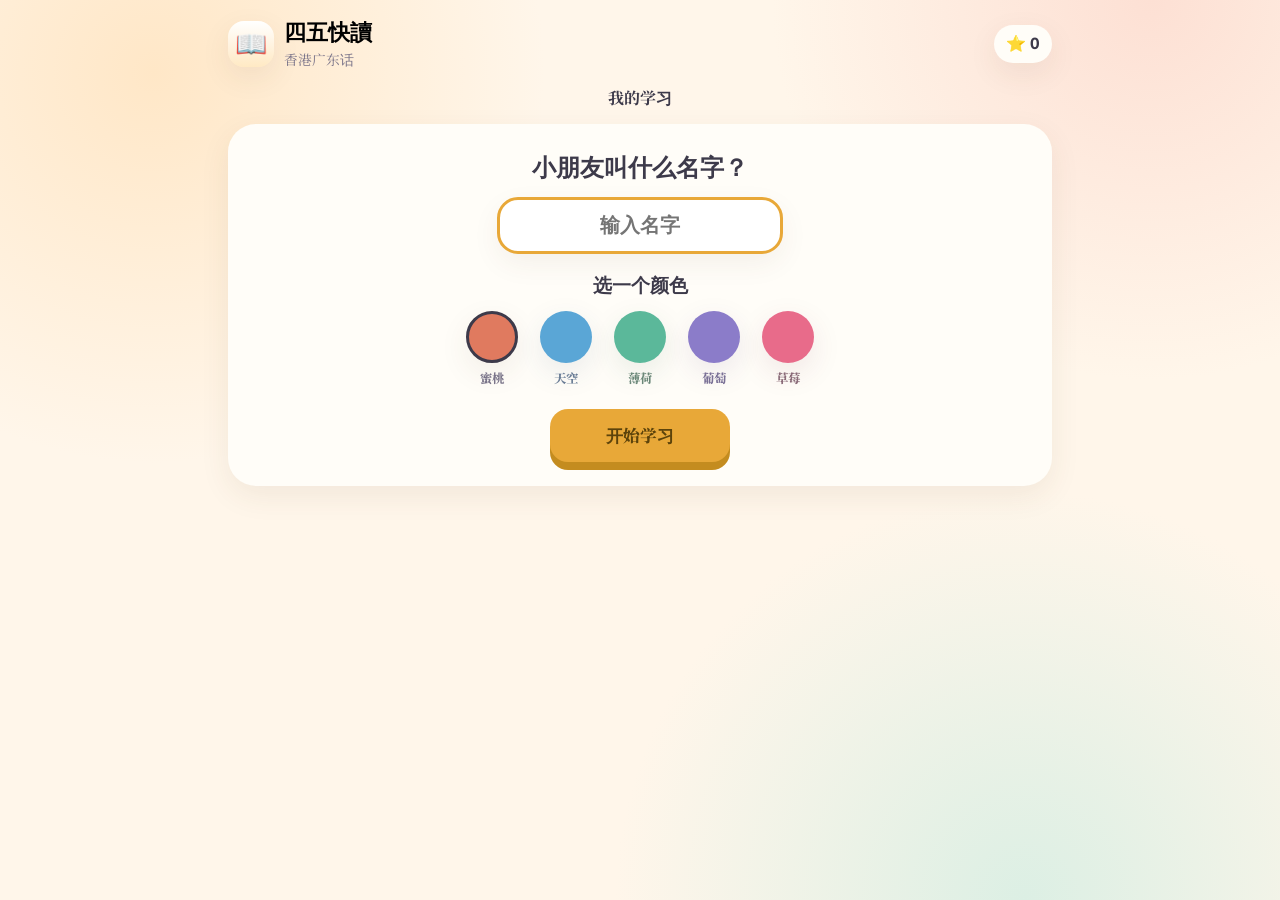
<file: index.html>
<!DOCTYPE html>
<html lang="zh-Hant">
  <head>
    <meta charset="UTF-8" />
    <meta name="viewport" content="width=device-width, initial-scale=1, viewport-fit=cover" />
    <meta name="mobile-web-app-capable" content="yes" />
    <meta name="apple-mobile-web-app-capable" content="yes" />
    <meta name="apple-mobile-web-app-title" content="四五快讀" />
    <meta name="apple-mobile-web-app-status-bar-style" content="default" />
    <meta name="theme-color" content="#fff6ea" />
    <meta http-equiv="Cache-Control" content="no-cache, no-store, must-revalidate" />
    <title>四五快讀</title>
    <script>
      try {
        const p = JSON.parse(localStorage.getItem("kuaidu-profile-v1") || "{}");
        if (p.theme) document.documentElement.setAttribute("data-theme", p.theme);
      } catch (err) {}
    </script>
    <link rel="manifest" href="manifest.webmanifest" />
    <link rel="apple-touch-icon" href="icons/icon-180.png" />
    <link rel="icon" type="image/png" href="icons/icon-192.png" />
    <script>
      (function () {
        const synth = window.speechSynthesis;
        if (!synth || synth.__blockCue) return;
        synth.__blockCue = true;
        const orig = synth.speak.bind(synth);
        synth.speak = function (utter) {
          const text = String((utter && utter.text) || "");
          if (/啱/.test(text)) return;
          return orig(utter);
        };
      })();
    </script>
    <link rel="preconnect" href="https://fonts.googleapis.com" />
    <link rel="preconnect" href="https://fonts.gstatic.com" crossorigin />
    <link
      href="https://fonts.googleapis.com/css2?family=Fredoka:wght@500;600&family=Noto+Serif+TC:wght@600;700&family=Nunito:wght@600;800&display=swap"
      rel="stylesheet"
    />
    <link rel="stylesheet" href="css/styles.css?v=17" />
  </head>
  <body>
    <div class="app">
      <header class="topbar">
        <button type="button" class="brand-btn" id="edit-profile">
          <div class="logo">📖</div>
          <div>
            <h1 id="kid-title">四五快讀</h1>
            <p>香港广东话</p>
          </div>
        </button>
        <div class="stars" id="star-count">⭐ 0</div>
      </header>
      <main id="app"></main>
    </div>
    <div class="celebrate" id="celebrate"></div>
    <canvas class="confetti" id="confetti"></canvas>
    <script src="js/pics.js?v=17"></script>
    <script src="js/chars.js?v=17"></script>
    <script src="js/stats.js?v=17"></script>
    <script src="js/stickers.js?v=17"></script>
    <script src="js/profile.js?v=17"></script>
    <script src="js/audio.js?v=17"></script>
    <script src="js/app.js?v=17"></script>
  </body>
</html>
</file>
<file: css/styles.css>
:root,
[data-theme="peach"] {
  --cream: #fff6ea;
  --paper: #fffdf8;
  --ink: #3d3a4a;
  --muted: #7a7489;
  --coral: #e07a5f;
  --gold: #e8a838;
  --teal: #4c8d9e;
  --sage: #7eb89a;
  --shadow: 0 10px 30px rgba(90, 60, 40, 0.08);
  --glow-1: #ffe7c7;
  --glow-2: #fde0d4;
  --glow-3: #dcefe4;
  --logo-to: #ffe9c4;
  --listen-shadow: #3b7382;
  --nav-shadow: #d8cbb8;
  --btn-shadow: #c45b43;
  --gold-ink: #5c430b;
  --gold-shadow: #c48c1f;
  --hint-bg: #fff4d4;
  --hint-ink: #70531d;
  --phrase-bg: #fff4d4;
  --slot-bg: #f4efe6;
  --slot-ink: #c4b8a6;
  --hint-muted: #9a8f7a;
  --kw-ink: #9a6408;
  --kw-bg: #ffe08a;
  --confetti: #f4d35e;
}

[data-theme="sky"] {
  --cream: #eef6ff;
  --paper: #f7fbff;
  --ink: #2c3d55;
  --muted: #6a7d96;
  --coral: #5aa6d6;
  --gold: #f0c14b;
  --teal: #3d8ebd;
  --sage: #6db3c4;
  --shadow: 0 10px 30px rgba(50, 80, 120, 0.1);
  --glow-1: #d4e9ff;
  --glow-2: #cfe4f8;
  --glow-3: #d4f0ea;
  --logo-to: #cfe4f8;
  --listen-shadow: #2d6f96;
  --nav-shadow: #c5d4e4;
  --btn-shadow: #3d7eab;
  --gold-ink: #5c430b;
  --gold-shadow: #c49a24;
  --hint-bg: #dff0ff;
  --hint-ink: #2c5478;
  --phrase-bg: #dff0ff;
  --slot-bg: #e4eef6;
  --slot-ink: #a8bcd0;
  --hint-muted: #7a8fa3;
  --kw-ink: #2c5478;
  --kw-bg: #cfe4f8;
  --confetti: #7ec8e3;
}

[data-theme="mint"] {
  --cream: #eefaf3;
  --paper: #f7fdf9;
  --ink: #2d4a3e;
  --muted: #6a8778;
  --coral: #5bb89a;
  --gold: #e2c15a;
  --teal: #3d9a7a;
  --sage: #7eb89a;
  --shadow: 0 10px 30px rgba(40, 90, 60, 0.1);
  --glow-1: #d4f3e4;
  --glow-2: #e4f7c8;
  --glow-3: #d4eef8;
  --logo-to: #d4f3e4;
  --listen-shadow: #2d7358;
  --nav-shadow: #c5dccf;
  --btn-shadow: #3d8a6e;
  --gold-ink: #5c430b;
  --gold-shadow: #c49a24;
  --hint-bg: #def6ea;
  --hint-ink: #2d5a45;
  --phrase-bg: #def6ea;
  --slot-bg: #e2f0e8;
  --slot-ink: #9bb8a8;
  --hint-muted: #7a9a88;
  --kw-ink: #2d5a45;
  --kw-bg: #c8edd8;
  --confetti: #8fd4b0;
}

[data-theme="grape"] {
  --cream: #f6f0ff;
  --paper: #fbf8ff;
  --ink: #3d3458;
  --muted: #7a7096;
  --coral: #8b7cc9;
  --gold: #e8b86d;
  --teal: #6b5ea8;
  --sage: #9b8fd4;
  --shadow: 0 10px 30px rgba(80, 50, 120, 0.1);
  --glow-1: #e8dcff;
  --glow-2: #f3d4f0;
  --glow-3: #dce4ff;
  --logo-to: #e8dcff;
  --listen-shadow: #4e437e;
  --nav-shadow: #d4cce8;
  --btn-shadow: #6a5ca8;
  --gold-ink: #5c430b;
  --gold-shadow: #c49a24;
  --hint-bg: #eee6ff;
  --hint-ink: #4a3d78;
  --phrase-bg: #eee6ff;
  --slot-bg: #ebe4f4;
  --slot-ink: #b0a4c8;
  --hint-muted: #8a7ea3;
  --kw-ink: #4a3d78;
  --kw-bg: #e0d4ff;
  --confetti: #c4b0f0;
}

[data-theme="berry"] {
  --cream: #fff0f3;
  --paper: #fff8f9;
  --ink: #4a3040;
  --muted: #8a6a78;
  --coral: #e86b8a;
  --gold: #f0b45a;
  --teal: #d45f7e;
  --sage: #e89ab0;
  --shadow: 0 10px 30px rgba(120, 40, 70, 0.1);
  --glow-1: #ffd6e0;
  --glow-2: #ffe4d4;
  --glow-3: #f3d4f0;
  --logo-to: #ffd6e0;
  --listen-shadow: #b34563;
  --nav-shadow: #e8c8d0;
  --btn-shadow: #c44d6c;
  --gold-ink: #5c430b;
  --gold-shadow: #c49a24;
  --hint-bg: #ffe4ea;
  --hint-ink: #7a3048;
  --phrase-bg: #ffe4ea;
  --slot-bg: #f6e4ea;
  --slot-ink: #d0a8b4;
  --hint-muted: #a37a88;
  --kw-ink: #7a3048;
  --kw-bg: #ffd0dc;
  --confetti: #ffb0c4;
}

* {
  box-sizing: border-box;
  -webkit-tap-highlight-color: transparent;
}

html,
body {
  margin: 0;
  min-height: 100%;
  background:
    radial-gradient(circle at 12% 8%, var(--glow-1) 0, transparent 28%),
    radial-gradient(circle at 90% 0%, var(--glow-2) 0, transparent 26%),
    radial-gradient(circle at 80% 100%, var(--glow-3) 0, transparent 30%),
    var(--cream);
  color: var(--ink);
  font-family: "Nunito", "PingFang TC", "PingFang SC", "Noto Serif TC", sans-serif;
}

body {
  min-height: 100dvh;
}

button {
  font-family: inherit;
  cursor: pointer;
}

.app {
  width: min(860px, 100%);
  min-height: 100dvh;
  margin: 0 auto;
  padding: calc(18px + env(safe-area-inset-top)) 18px calc(28px + env(safe-area-inset-bottom));
}

.topbar {
  display: flex;
  align-items: center;
  justify-content: space-between;
  gap: 12px;
  margin-bottom: 16px;
}

.brand-btn {
  display: flex;
  align-items: center;
  gap: 10px;
  border: 0;
  background: transparent;
  padding: 0;
  text-align: left;
  cursor: pointer;
}

.logo {
  width: 46px;
  height: 46px;
  display: grid;
  place-items: center;
  border-radius: 16px;
  background: linear-gradient(180deg, #fff 0%, var(--logo-to) 100%);
  box-shadow: var(--shadow);
  font-size: 26px;
}

.brand h1,
.brand-btn h1 {
  margin: 0;
  font-family: "Fredoka", "Nunito", sans-serif;
  font-size: clamp(1.05rem, 4.6vw, 1.35rem);
}

.brand p,
.brand-btn p {
  margin: 2px 0 0;
  color: var(--muted);
  font-size: 0.86rem;
}

.stars {
  display: flex;
  align-items: center;
  gap: 6px;
  padding: 8px 12px;
  background: var(--paper);
  border-radius: 999px;
  box-shadow: var(--shadow);
  font-weight: 800;
}

.panel,
.word-card {
  background: var(--paper);
  border-radius: 28px;
  box-shadow: var(--shadow);
}

.install-hint {
  display: flex;
  align-items: center;
  justify-content: space-between;
  gap: 10px;
  background: var(--hint-bg);
  border-radius: 18px;
  padding: 12px 14px;
  margin: 0 0 14px;
}

.install-hint p {
  margin: 0;
  color: var(--hint-ink);
  font-weight: 700;
  line-height: 1.45;
  font-size: 0.95rem;
}

.filters,
.modes {
  display: flex;
  flex-wrap: wrap;
  gap: 8px;
  margin: 0 0 14px;
}

.chip,
.back,
.ghost {
  border: 0;
  background: #fff;
  color: var(--ink);
  border-radius: 999px;
  padding: 8px 14px;
  font-weight: 800;
  box-shadow: var(--shadow);
}

.filters .chip {
  padding: 7px 12px;
  font-size: 0.92rem;
}

.chip.active {
  background: var(--ink);
  color: #fff;
}

.chip.off {
  opacity: 0.38;
}

.mode-card {
  display: flex;
  gap: 12px;
  align-items: center;
  width: 100%;
  text-align: left;
  border: 0;
  background: var(--paper);
  border-radius: 24px;
  padding: 12px 16px;
  box-shadow: var(--shadow);
  margin-bottom: 12px;
}

.mode-card h3 {
  margin: 0;
  font-family: "Fredoka", sans-serif;
}

.mode-icon {
  flex: 0 0 44px;
  height: 44px;
  display: grid;
  place-items: center;
  border-radius: 14px;
  font-size: 22px;
  background: var(--hint-bg);
}

.game-header {
  display: flex;
  align-items: center;
  justify-content: space-between;
  gap: 10px;
  margin-bottom: 14px;
}

.game-header > span:empty {
  min-width: 4.5em;
}

.word-card {
  padding: 28px 16px 22px;
  text-align: center;
}

.pic-stage {
  display: flex;
  flex-wrap: wrap;
  justify-content: center;
  align-items: center;
  gap: 10px;
  margin: 0 0 12px;
}

.pic-art {
  height: 128px;
  width: auto;
  max-width: min(240px, 42vw);
  object-fit: contain;
  background: #fff;
  border-radius: 20px;
  box-shadow: var(--shadow);
  padding: 6px 8px;
}

.celebrate-pics .pic-art {
  height: 92px;
}

.pic-label {
  flex: 1 0 100%;
  margin: 2px 0 0;
  color: var(--teal);
  font-weight: 800;
  font-size: 0.95rem;
}

.miss-panel {
  background: var(--paper);
  border-radius: 24px;
  box-shadow: var(--shadow);
  padding: 16px 18px 18px;
  margin: 6px 0 12px;
}

.miss-panel h3 {
  margin: 0 0 10px;
  font-family: "Fredoka", sans-serif;
}

.miss-pills {
  display: flex;
  flex-wrap: wrap;
  gap: 8px;
  margin-bottom: 12px;
}

.miss-pill {
  display: inline-flex;
  align-items: center;
  gap: 6px;
  padding: 6px 10px;
  border-radius: 999px;
  background: var(--hint-bg);
  font-weight: 800;
  font-size: 0.92rem;
}

.miss-pill em {
  font-style: normal;
  color: var(--coral);
}

.miss-actions {
  display: flex;
  flex-wrap: wrap;
  gap: 10px;
}

.miss-actions .btn {
  flex: 1 1 140px;
}

.miss-done .hanzi {
  font-size: 4.5rem;
}

.sticker-album {
  background: var(--paper);
  border-radius: 24px;
  box-shadow: var(--shadow);
  padding: 16px 18px 18px;
  margin: 0 0 12px;
}

.sticker-album h3 {
  margin: 0 0 4px;
  font-family: "Fredoka", sans-serif;
}

.sticker-album p {
  margin: 0 0 12px;
  color: var(--muted);
  font-weight: 700;
}

.sticker-grid {
  display: grid;
  grid-template-columns: repeat(4, 1fr);
  gap: 10px;
}

.sticker-slot {
  display: flex;
  flex-direction: column;
  align-items: center;
  justify-content: center;
  background: var(--slot-bg);
  border-radius: 18px;
  color: var(--slot-ink);
  font-weight: 800;
  font-size: 1.2rem;
  min-height: 72px;
  padding: 6px 4px 8px;
}

.sticker-slot.on {
  background: #fff;
  box-shadow: var(--shadow);
}

.sticker-slot img {
  width: 86%;
  aspect-ratio: 1;
  object-fit: contain;
}

.sticker-slot em {
  margin-top: 2px;
  font-style: normal;
  font-size: 0.68rem;
  color: var(--muted);
}

.sticker-prize {
  width: 148px;
  height: 148px;
  object-fit: contain;
  margin: 6px auto;
  animation: pop 0.45s ease;
  filter: drop-shadow(0 8px 12px rgba(90, 60, 40, 0.16));
}

.sticker-prize.tiny {
  width: 72px;
  height: 72px;
}

.roster-panel {
  background: var(--paper);
  border-radius: 24px;
  box-shadow: var(--shadow);
  padding: 16px 18px 18px;
  margin: 0 0 14px;
}

.roster-panel h3 {
  margin: 0 0 10px;
  font-family: "Fredoka", sans-serif;
}

.roster-go {
  display: inline-block;
  margin: 0 0 12px;
  border: 0;
  background: var(--gold);
  color: var(--gold-ink);
  border-radius: 999px;
  padding: 8px 16px;
  font-weight: 800;
  box-shadow: var(--shadow);
}

.roster-grid {
  display: flex;
  flex-wrap: wrap;
  gap: 8px;
}

.roster-item {
  border: 0;
  background: #fff;
  border-radius: 16px;
  min-width: 52px;
  min-height: 52px;
  font-family: "Noto Serif TC", "Songti TC", serif;
  font-size: 1.5rem;
  font-weight: 700;
  box-shadow: var(--shadow);
  padding: 6px 10px;
}

.roster-item.word {
  font-size: 1.08rem;
  letter-spacing: 0.04em;
}

.roster-item.sentence {
  font-size: 0.92rem;
  width: 100%;
  text-align: left;
  min-height: 44px;
  line-height: 1.4;
}

.roster-more {
  align-self: center;
  color: var(--muted);
  font-weight: 800;
  font-size: 0.9rem;
  padding: 8px;
}

.progress {
  margin: 0 0 8px;
  text-align: center;
  font-weight: 800;
  color: var(--teal);
}

.roster-mini {
  display: flex;
  flex-wrap: wrap;
  justify-content: center;
  gap: 6px;
  margin: 0 0 12px;
}

.roster-dot {
  border: 0;
  background: #fff;
  border-radius: 12px;
  min-width: 36px;
  height: 36px;
  font-family: "Noto Serif TC", "Songti TC", serif;
  font-size: 1.05rem;
  box-shadow: var(--shadow);
}

.roster-dot.now {
  background: var(--gold);
  color: var(--gold-ink);
}

.hanzi {
  font-family: "Noto Serif TC", "Songti TC", "Songti SC", serif;
  font-size: clamp(7rem, 28vw, 11rem);
  line-height: 1;
  margin: 4px 0 8px;
  user-select: none;
}

.hanzi.word {
  font-size: clamp(3.2rem, 14vw, 5.6rem);
  letter-spacing: 0.12em;
}

.hanzi.sentence {
  font-size: clamp(1.55rem, 5.2vw, 2.35rem);
  line-height: 1.55;
  letter-spacing: 0.04em;
  margin: 8px 12px 16px;
}

.kw {
  color: var(--kw-ink);
  background: var(--kw-bg);
  border-radius: 0.25em;
  padding: 0 0.08em;
  box-decoration-break: clone;
  -webkit-box-decoration-break: clone;
}

.pinyin {
  margin: 0 0 4px;
  color: var(--gold);
  font-weight: 800;
  letter-spacing: 0.08em;
}

.pinyin:empty,
.words:empty,
.phrase-row:empty {
  display: none;
}

.phrase-row {
  display: flex;
  flex-wrap: wrap;
  justify-content: center;
  gap: 8px;
  margin: 0 0 14px;
}

.phrase-chip {
  border: 0;
  background: var(--phrase-bg);
  color: var(--ink);
  border-radius: 999px;
  padding: 8px 14px;
  font-family: "Noto Serif TC", "Songti TC", serif;
  font-size: 1.15rem;
  font-weight: 700;
  box-shadow: var(--shadow);
}

.phrase-chip:active {
  transform: scale(0.96);
}

.words {
  margin: 0 0 14px;
  color: var(--muted);
  font-weight: 800;
  font-size: 1.15rem;
}

.actions {
  display: flex;
  justify-content: center;
  align-items: center;
  gap: 18px;
  flex-wrap: wrap;
}

.learn-nav {
  gap: 8px;
  flex-wrap: nowrap;
  justify-content: center;
}

.nav-btn,
.learn-nav .listen-btn {
  flex: 1 1 0;
  min-width: 0;
  max-width: 118px;
  height: 48px;
  padding: 0 8px;
  border: 0;
  border-radius: 16px;
  font-size: 0.95rem;
  font-weight: 800;
}

.nav-btn {
  background: #fff;
  color: var(--ink);
  box-shadow: 0 5px 0 var(--nav-shadow);
}

.nav-btn:disabled {
  opacity: 0.38;
  box-shadow: none;
}

.listen-btn {
  min-width: 108px;
  height: 48px;
  padding: 0 16px;
  border: 0;
  border-radius: 16px;
  background: var(--teal);
  color: #fff;
  font-size: 0.95rem;
  font-weight: 800;
  box-shadow: 0 5px 0 var(--listen-shadow);
}

.parent-ok {
  display: block;
  margin: 14px auto 0;
  border: 0;
  background: transparent;
  color: var(--muted);
  font-weight: 800;
  text-decoration: underline;
  text-underline-offset: 3px;
}

.hint {
  margin: 12px 0 0;
  color: var(--hint-muted);
  font-size: 0.9rem;
}

.tap-grid {
  display: grid;
  grid-template-columns: 1fr 1fr;
  gap: 12px;
  margin: 8px 0 16px;
}

.tap-card {
  border: 0;
  background: #fff;
  border-radius: 24px;
  min-height: 120px;
  font-family: "Noto Serif TC", "Songti TC", serif;
  font-size: 3.4rem;
  box-shadow: var(--shadow);
}

.tap-card.word {
  font-size: 1.85rem;
  min-height: 96px;
  letter-spacing: 0.06em;
}

.tap-card.sentence {
  font-size: 1.05rem;
  min-height: 92px;
  line-height: 1.45;
  padding: 12px;
}

.tap-card.right {
  outline: 4px solid var(--sage);
}

.tap-card.wrong {
  animation: shake 0.4s ease;
}

.btn {
  border: 0;
  border-radius: 18px;
  padding: 14px 22px;
  font-size: 1.05rem;
  font-weight: 800;
  color: #fff;
  background: var(--coral);
  box-shadow: 0 8px 0 var(--btn-shadow);
}

.btn.gold {
  background: var(--gold);
  color: var(--gold-ink);
  box-shadow: 0 8px 0 var(--gold-shadow);
}

.celebrate {
  position: fixed;
  inset: 0;
  display: none;
  place-items: center;
  background: rgba(61, 58, 74, 0.28);
  z-index: 20;
  padding: 20px;
}

.celebrate.show {
  display: grid;
}

.celebrate-card {
  width: min(420px, 100%);
  background: #fff;
  border-radius: 32px;
  padding: 28px 20px 22px;
  text-align: center;
  box-shadow: var(--shadow);
  animation: pop 0.4s ease;
}

.celebrate-card .hanzi {
  font-size: 5.5rem;
}

.celebrate-card .hanzi.word {
  font-size: 2.8rem;
}

.celebrate-card .hanzi.sentence {
  font-size: 1.45rem;
}

.celebrate-card .hanzi.word {
  font-size: 2.8rem;
}

.celebrate-card .hanzi.sentence {
  font-size: 1.45rem;
}

.confetti {
  position: fixed;
  inset: 0;
  pointer-events: none;
  z-index: 25;
}

@keyframes pop {
  0% { transform: scale(0.86); }
  70% { transform: scale(1.06); }
  100% { transform: scale(1); }
}

@keyframes shake {
  25% { transform: translateX(-6px); }
  75% { transform: translateX(6px); }
}

@keyframes bob {
  50% { transform: translateY(-5px); }
}

@keyframes fadeIn {
  from { opacity: 0; transform: translateY(8px); }
  to { opacity: 1; transform: none; }
}

.setup-card {
  background: var(--paper);
  border-radius: 28px;
  box-shadow: var(--shadow);
  padding: 28px 20px 24px;
  text-align: center;
}

.setup-card h2 {
  margin: 0 0 16px;
  font-family: "Fredoka", sans-serif;
}

.setup-card h3 {
  margin: 22px 0 12px;
  font-family: "Fredoka", sans-serif;
}

.setup-card input {
  width: min(280px, 100%);
  border: 0;
  border-radius: 18px;
  padding: 14px 16px;
  font-size: 1.25rem;
  font-weight: 800;
  text-align: center;
  background: #fff;
  color: var(--ink);
  box-shadow: var(--shadow);
}

.setup-card input:focus {
  outline: 3px solid var(--gold);
}

.setup-card input.warn {
  outline: 3px solid var(--coral);
}

.setup-card .btn {
  margin-top: 22px;
  min-width: 180px;
}

.theme-row {
  display: flex;
  justify-content: center;
  flex-wrap: wrap;
  gap: 10px;
}

.theme-pick {
  border: 0;
  background: transparent;
  padding: 0;
  width: 64px;
}

.theme-pick i {
  display: block;
  width: 52px;
  height: 52px;
  margin: 0 auto;
  border-radius: 50%;
  border: 3px solid transparent;
  box-shadow: var(--shadow);
}

.theme-pick.on i {
  border-color: var(--ink);
}

.theme-pick span {
  display: block;
  margin-top: 6px;
  font-size: 0.78rem;
  font-weight: 800;
  color: var(--muted);
}

.theme-pick[data-theme="peach"] i { background: #e07a5f; }
.theme-pick[data-theme="sky"] i { background: #5aa6d6; }
.theme-pick[data-theme="mint"] i { background: #5bb89a; }
.theme-pick[data-theme="grape"] i { background: #8b7cc9; }
.theme-pick[data-theme="berry"] i { background: #e86b8a; }

#app {
  animation: fadeIn 0.3s ease;
}
</file>
